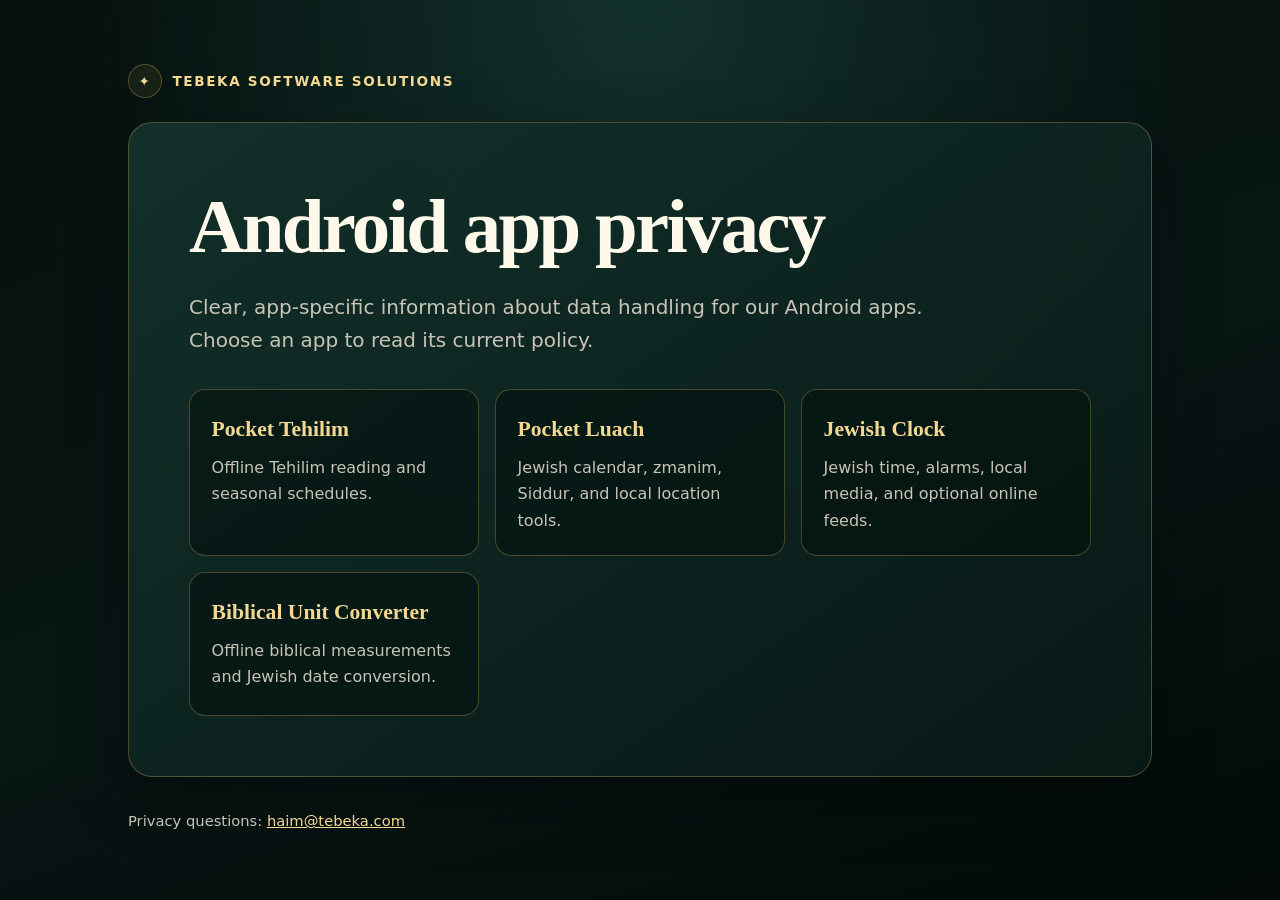
<file: index.html>
<!doctype html>
<html lang="en">
<head>
  <meta charset="utf-8">
  <meta name="viewport" content="width=device-width, initial-scale=1">
  <meta name="description" content="Privacy policies for Tebeka Software Solutions Android apps.">
  <title>Android App Privacy · Tebeka Software Solutions</title>
  <link rel="stylesheet" href="assets/style.css">
</head>
<body>
  <main class="shell">
    <a class="brand" href="./">Tebeka Software Solutions</a>
    <section class="hero">
      <h1>Android app privacy</h1>
      <p class="lede">Clear, app-specific information about data handling for our Android apps. Choose an app to read its current policy.</p>
      <div class="cards">
        <a class="card" href="pocket-tehilim/"><strong>Pocket Tehilim</strong><span>Offline Tehilim reading and seasonal schedules.</span></a>
        <a class="card" href="pocket-luach/"><strong>Pocket Luach</strong><span>Jewish calendar, zmanim, Siddur, and local location tools.</span></a>
        <a class="card" href="jewish-clock/"><strong>Jewish Clock</strong><span>Jewish time, alarms, local media, and optional online feeds.</span></a>
        <a class="card" href="biblical-unit-converter/"><strong>Biblical Unit Converter</strong><span>Offline biblical measurements and Jewish date conversion.</span></a>
      </div>
    </section>
    <footer>Privacy questions: <a href="mailto:haim@tebeka.com">haim@tebeka.com</a></footer>
  </main>
</body>
</html>
</file>
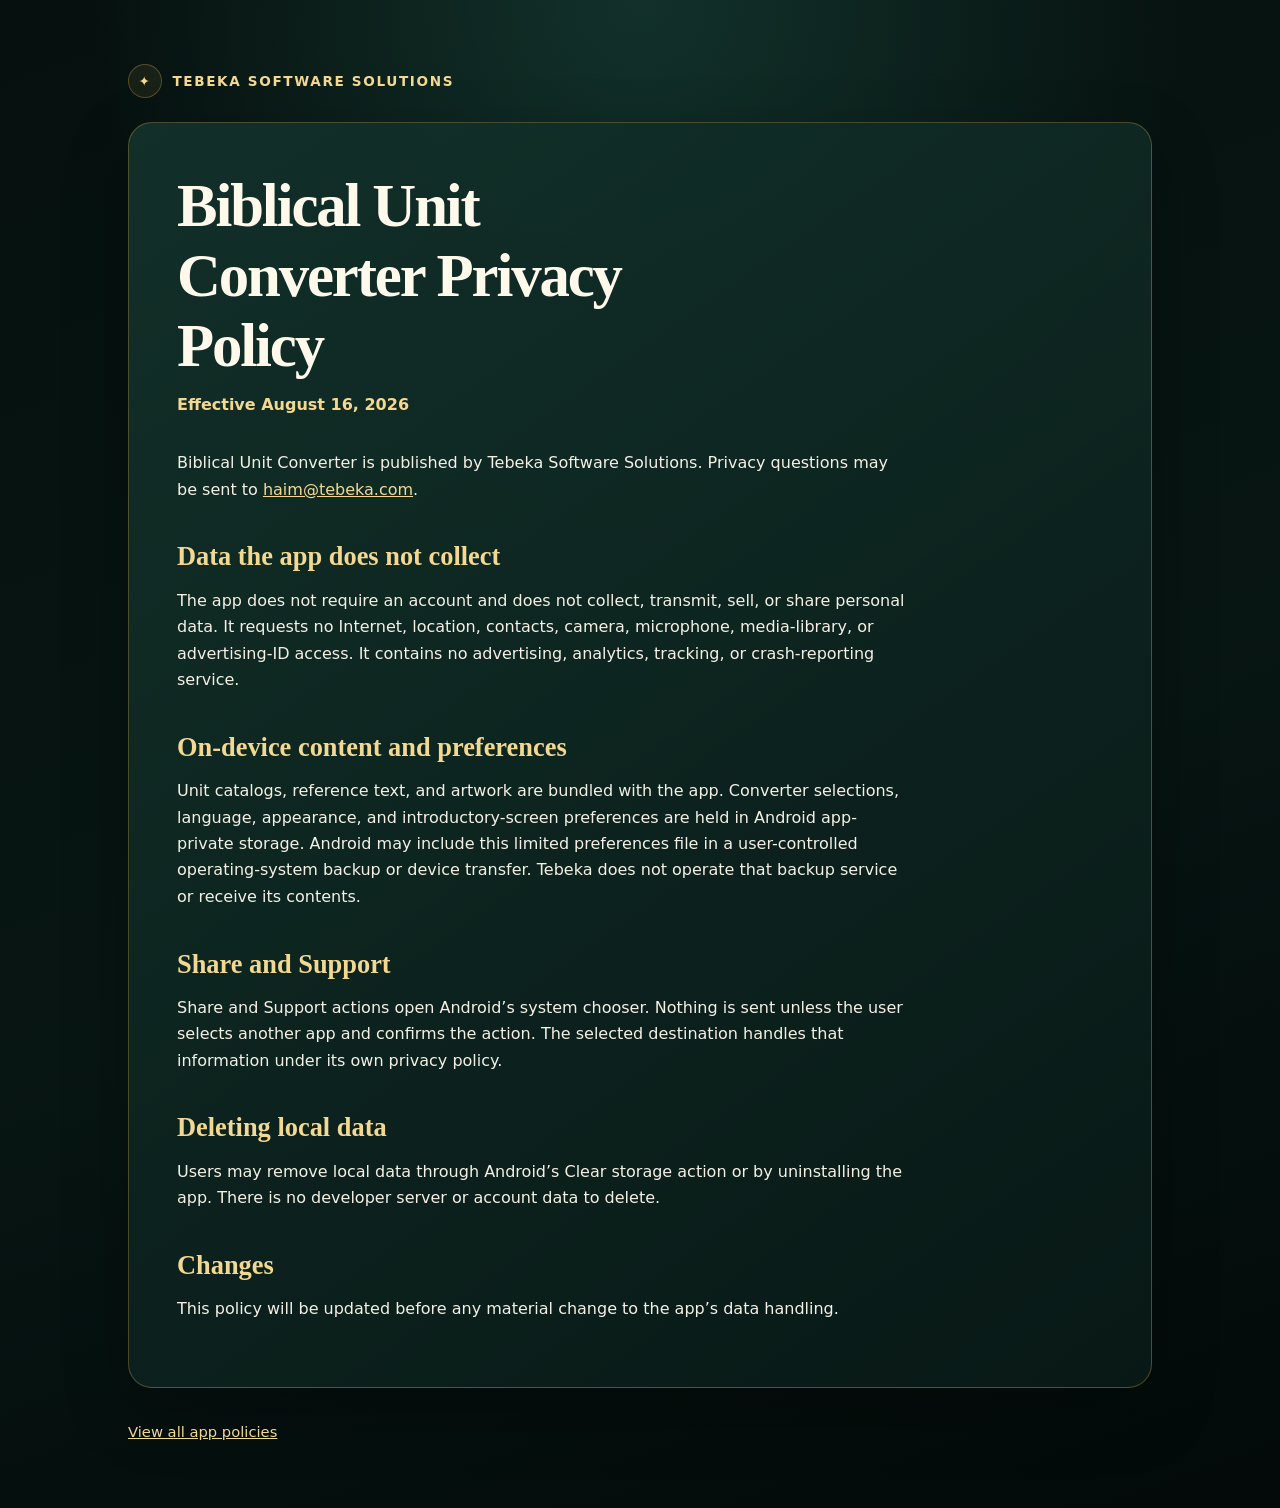
<file: biblical-unit-converter/index.html>
<!doctype html>
<html lang="en">
<head>
  <meta charset="utf-8">
  <meta name="viewport" content="width=device-width, initial-scale=1">
  <meta name="description" content="Biblical Unit Converter privacy policy.">
  <title>Biblical Unit Converter Privacy Policy</title>
  <link rel="stylesheet" href="../assets/style.css">
</head>
<body>
  <main class="shell">
    <a class="brand" href="../">Tebeka Software Solutions</a>
    <article class="policy">
      <h1>Biblical Unit Converter Privacy Policy</h1>
      <p class="effective">Effective August 16, 2026</p>
      <p>Biblical Unit Converter is published by Tebeka Software Solutions. Privacy questions may be sent to <a href="mailto:haim@tebeka.com">haim@tebeka.com</a>.</p>
      <h2>Data the app does not collect</h2>
      <p>The app does not require an account and does not collect, transmit, sell, or share personal data. It requests no Internet, location, contacts, camera, microphone, media-library, or advertising-ID access. It contains no advertising, analytics, tracking, or crash-reporting service.</p>
      <h2>On-device content and preferences</h2>
      <p>Unit catalogs, reference text, and artwork are bundled with the app. Converter selections, language, appearance, and introductory-screen preferences are held in Android app-private storage. Android may include this limited preferences file in a user-controlled operating-system backup or device transfer. Tebeka does not operate that backup service or receive its contents.</p>
      <h2>Share and Support</h2>
      <p>Share and Support actions open Android’s system chooser. Nothing is sent unless the user selects another app and confirms the action. The selected destination handles that information under its own privacy policy.</p>
      <h2>Deleting local data</h2>
      <p>Users may remove local data through Android’s Clear storage action or by uninstalling the app. There is no developer server or account data to delete.</p>
      <h2>Changes</h2>
      <p>This policy will be updated before any material change to the app’s data handling.</p>
    </article>
    <footer><a href="../">View all app policies</a></footer>
  </main>
</body>
</html>
</file>
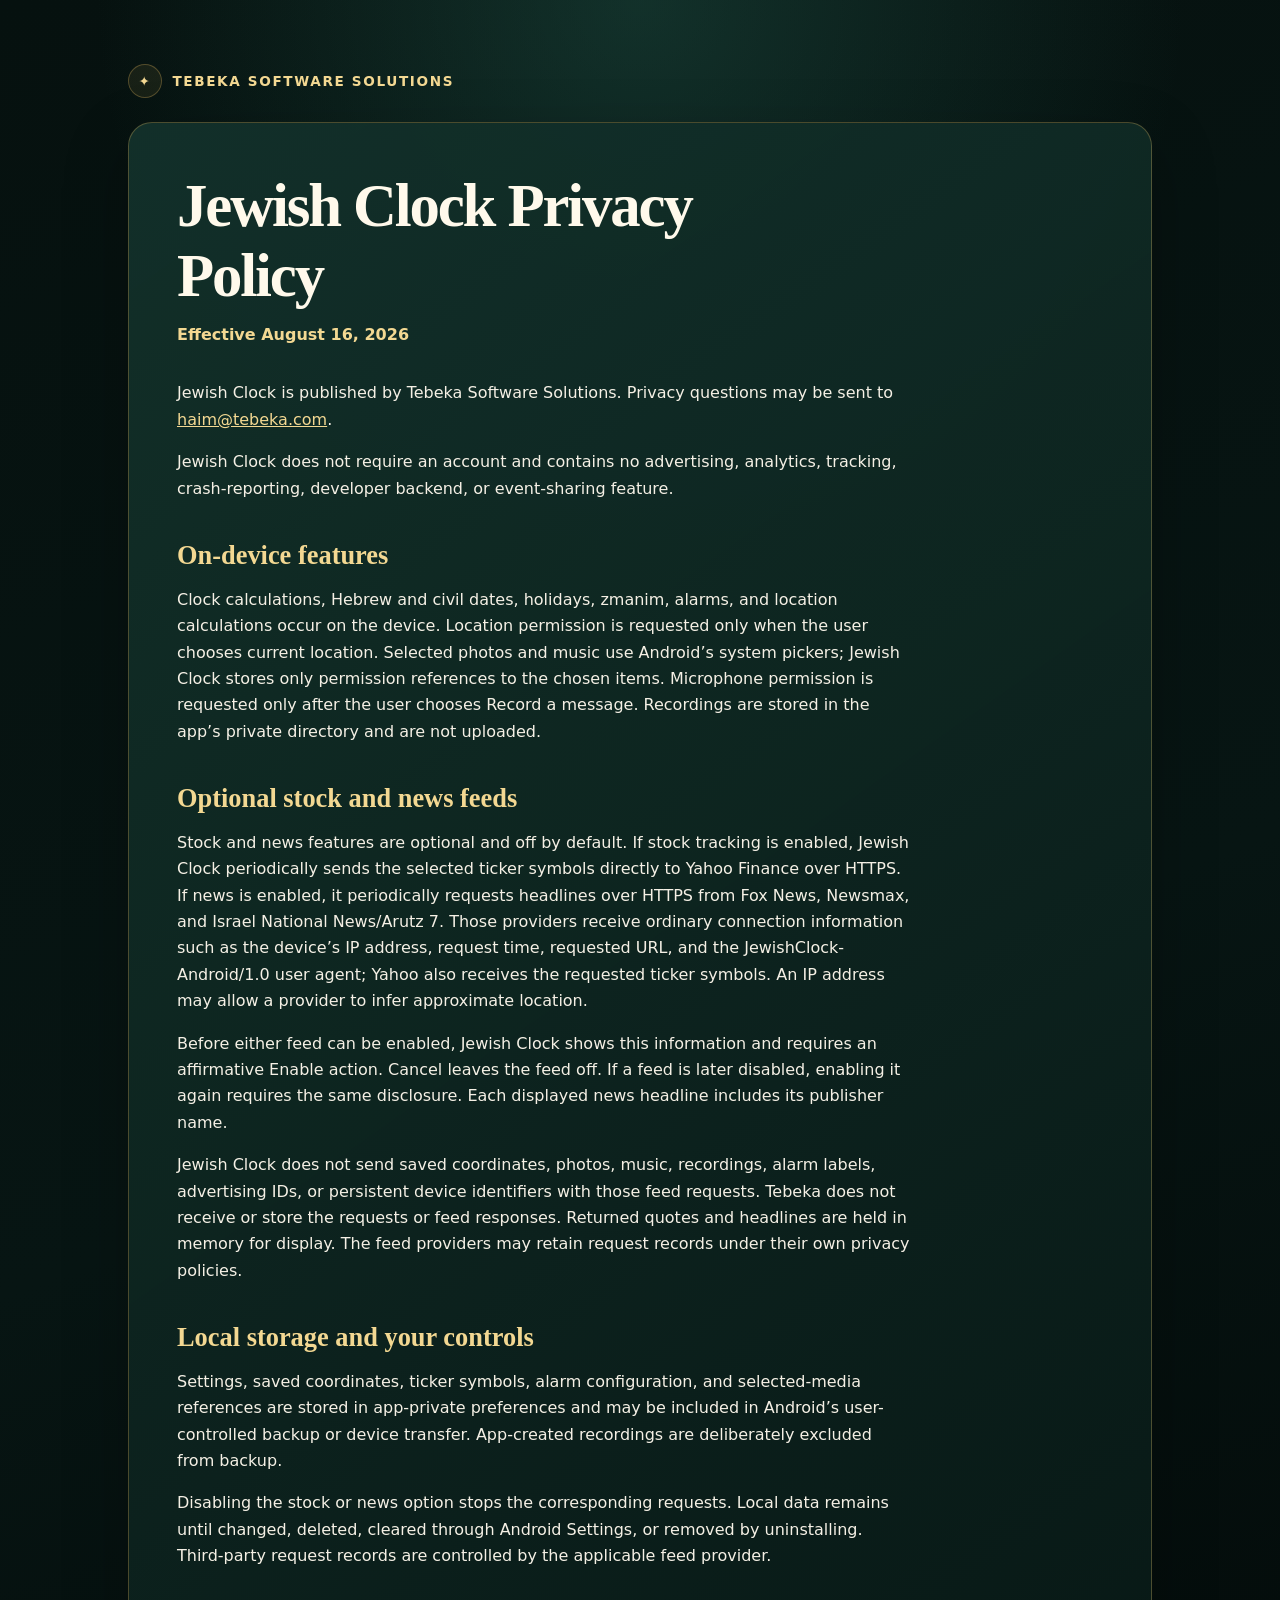
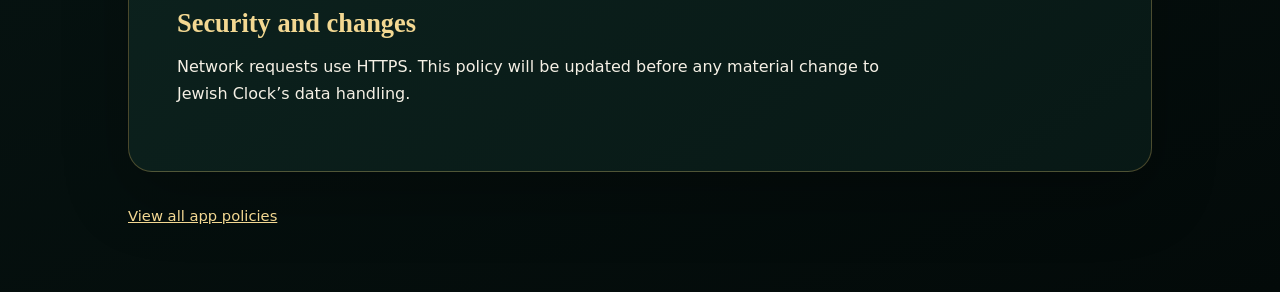
<file: jewish-clock/index.html>
<!doctype html>
<html lang="en">
<head>
  <meta charset="utf-8">
  <meta name="viewport" content="width=device-width, initial-scale=1">
  <meta name="description" content="Jewish Clock privacy policy.">
  <title>Jewish Clock Privacy Policy</title>
  <link rel="stylesheet" href="../assets/style.css">
</head>
<body>
  <main class="shell">
    <a class="brand" href="../">Tebeka Software Solutions</a>
    <article class="policy">
      <h1>Jewish Clock Privacy Policy</h1>
      <p class="effective">Effective August 16, 2026</p>
      <p>Jewish Clock is published by Tebeka Software Solutions. Privacy questions may be sent to <a href="mailto:haim@tebeka.com">haim@tebeka.com</a>.</p>
      <p>Jewish Clock does not require an account and contains no advertising, analytics, tracking, crash-reporting, developer backend, or event-sharing feature.</p>
      <h2>On-device features</h2>
      <p>Clock calculations, Hebrew and civil dates, holidays, zmanim, alarms, and location calculations occur on the device. Location permission is requested only when the user chooses current location. Selected photos and music use Android’s system pickers; Jewish Clock stores only permission references to the chosen items. Microphone permission is requested only after the user chooses Record a message. Recordings are stored in the app’s private directory and are not uploaded.</p>
      <h2>Optional stock and news feeds</h2>
      <p>Stock and news features are optional and off by default. If stock tracking is enabled, Jewish Clock periodically sends the selected ticker symbols directly to Yahoo Finance over HTTPS. If news is enabled, it periodically requests headlines over HTTPS from Fox News, Newsmax, and Israel National News/Arutz 7. Those providers receive ordinary connection information such as the device’s IP address, request time, requested URL, and the JewishClock-Android/1.0 user agent; Yahoo also receives the requested ticker symbols. An IP address may allow a provider to infer approximate location.</p>
      <p>Before either feed can be enabled, Jewish Clock shows this information and requires an affirmative Enable action. Cancel leaves the feed off. If a feed is later disabled, enabling it again requires the same disclosure. Each displayed news headline includes its publisher name.</p>
      <p>Jewish Clock does not send saved coordinates, photos, music, recordings, alarm labels, advertising IDs, or persistent device identifiers with those feed requests. Tebeka does not receive or store the requests or feed responses. Returned quotes and headlines are held in memory for display. The feed providers may retain request records under their own privacy policies.</p>
      <h2>Local storage and your controls</h2>
      <p>Settings, saved coordinates, ticker symbols, alarm configuration, and selected-media references are stored in app-private preferences and may be included in Android’s user-controlled backup or device transfer. App-created recordings are deliberately excluded from backup.</p>
      <p>Disabling the stock or news option stops the corresponding requests. Local data remains until changed, deleted, cleared through Android Settings, or removed by uninstalling. Third-party request records are controlled by the applicable feed provider.</p>
      <h2>Security and changes</h2>
      <p>Network requests use HTTPS. This policy will be updated before any material change to Jewish Clock’s data handling.</p>
    </article>
    <footer><a href="../">View all app policies</a></footer>
  </main>
</body>
</html>
</file>
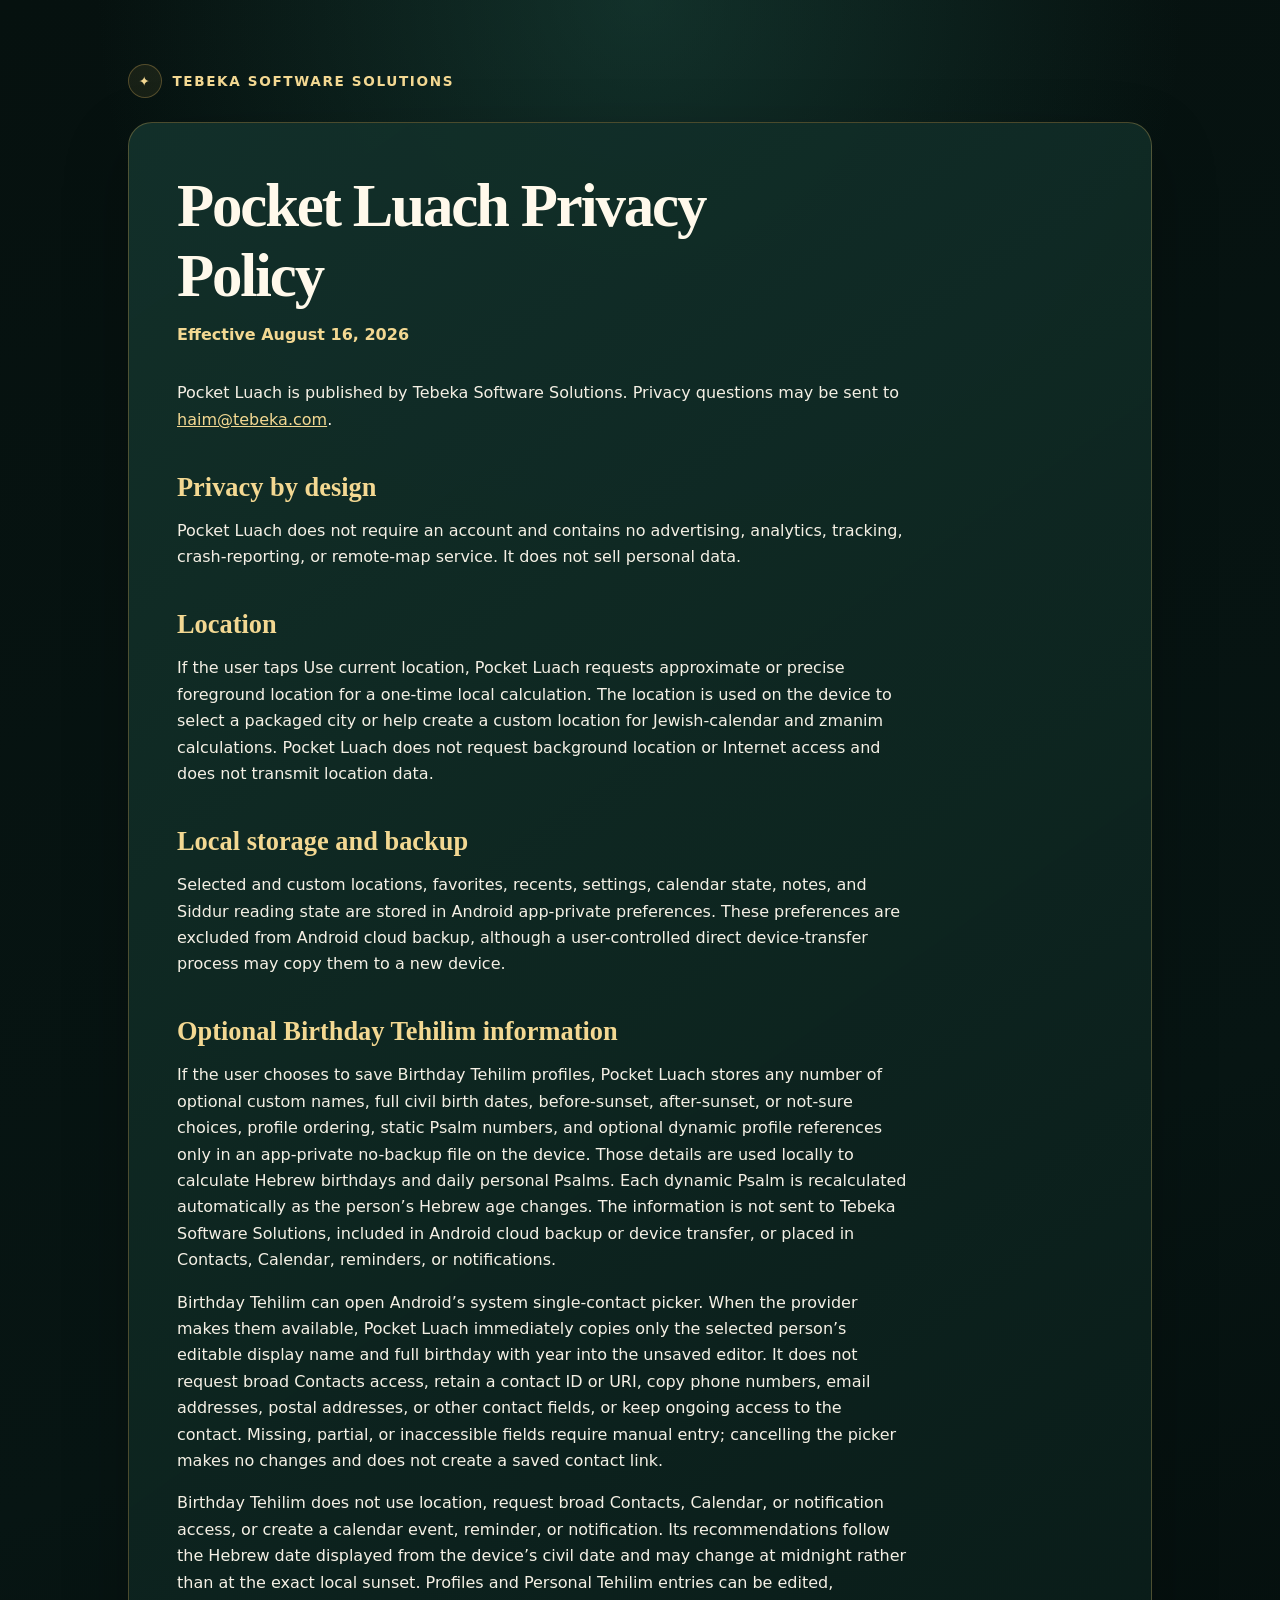
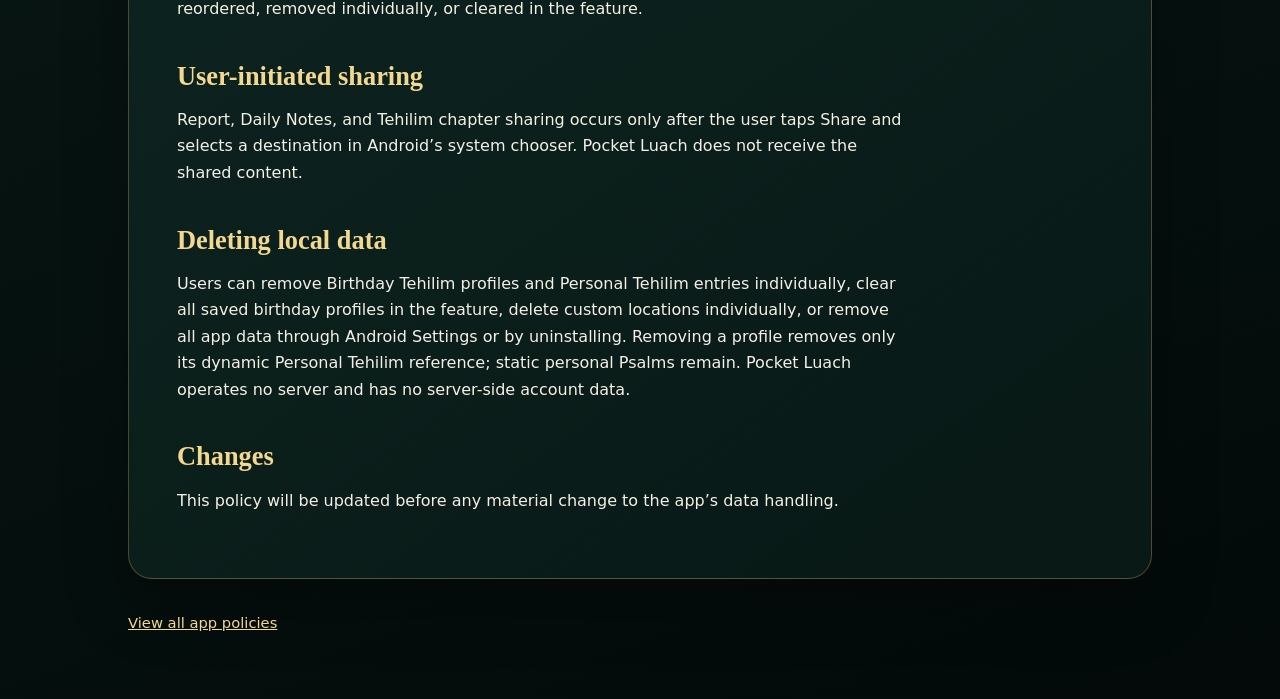
<file: pocket-luach/index.html>
<!doctype html>
<html lang="en">
<head>
  <meta charset="utf-8">
  <meta name="viewport" content="width=device-width, initial-scale=1">
  <meta name="description" content="Pocket Luach privacy policy.">
  <title>Pocket Luach Privacy Policy</title>
  <link rel="stylesheet" href="../assets/style.css">
</head>
<body>
  <main class="shell">
    <a class="brand" href="../">Tebeka Software Solutions</a>
    <article class="policy">
      <h1>Pocket Luach Privacy Policy</h1>
      <p class="effective">Effective August 16, 2026</p>
      <p>Pocket Luach is published by Tebeka Software Solutions. Privacy questions may be sent to <a href="mailto:haim@tebeka.com">haim@tebeka.com</a>.</p>
      <h2>Privacy by design</h2>
      <p>Pocket Luach does not require an account and contains no advertising, analytics, tracking, crash-reporting, or remote-map service. It does not sell personal data.</p>
      <h2>Location</h2>
      <p>If the user taps Use current location, Pocket Luach requests approximate or precise foreground location for a one-time local calculation. The location is used on the device to select a packaged city or help create a custom location for Jewish-calendar and zmanim calculations. Pocket Luach does not request background location or Internet access and does not transmit location data.</p>
      <h2>Local storage and backup</h2>
      <p>Selected and custom locations, favorites, recents, settings, calendar state, notes, and Siddur reading state are stored in Android app-private preferences. These preferences are excluded from Android cloud backup, although a user-controlled direct device-transfer process may copy them to a new device.</p>
      <h2>Optional Birthday Tehilim information</h2>
      <p>If the user chooses to save Birthday Tehilim profiles, Pocket Luach stores any number of optional custom names, full civil birth dates, before-sunset, after-sunset, or not-sure choices, profile ordering, static Psalm numbers, and optional dynamic profile references only in an app-private no-backup file on the device. Those details are used locally to calculate Hebrew birthdays and daily personal Psalms. Each dynamic Psalm is recalculated automatically as the person’s Hebrew age changes. The information is not sent to Tebeka Software Solutions, included in Android cloud backup or device transfer, or placed in Contacts, Calendar, reminders, or notifications.</p>
      <p>Birthday Tehilim can open Android’s system single-contact picker. When the provider makes them available, Pocket Luach immediately copies only the selected person’s editable display name and full birthday with year into the unsaved editor. It does not request broad Contacts access, retain a contact ID or URI, copy phone numbers, email addresses, postal addresses, or other contact fields, or keep ongoing access to the contact. Missing, partial, or inaccessible fields require manual entry; cancelling the picker makes no changes and does not create a saved contact link.</p>
      <p>Birthday Tehilim does not use location, request broad Contacts, Calendar, or notification access, or create a calendar event, reminder, or notification. Its recommendations follow the Hebrew date displayed from the device’s civil date and may change at midnight rather than at the exact local sunset. Profiles and Personal Tehilim entries can be edited, reordered, removed individually, or cleared in the feature.</p>
      <h2>User-initiated sharing</h2>
      <p>Report, Daily Notes, and Tehilim chapter sharing occurs only after the user taps Share and selects a destination in Android’s system chooser. Pocket Luach does not receive the shared content.</p>
      <h2>Deleting local data</h2>
      <p>Users can remove Birthday Tehilim profiles and Personal Tehilim entries individually, clear all saved birthday profiles in the feature, delete custom locations individually, or remove all app data through Android Settings or by uninstalling. Removing a profile removes only its dynamic Personal Tehilim reference; static personal Psalms remain. Pocket Luach operates no server and has no server-side account data.</p>
      <h2>Changes</h2>
      <p>This policy will be updated before any material change to the app’s data handling.</p>
    </article>
    <footer><a href="../">View all app policies</a></footer>
  </main>
</body>
</html>
</file>
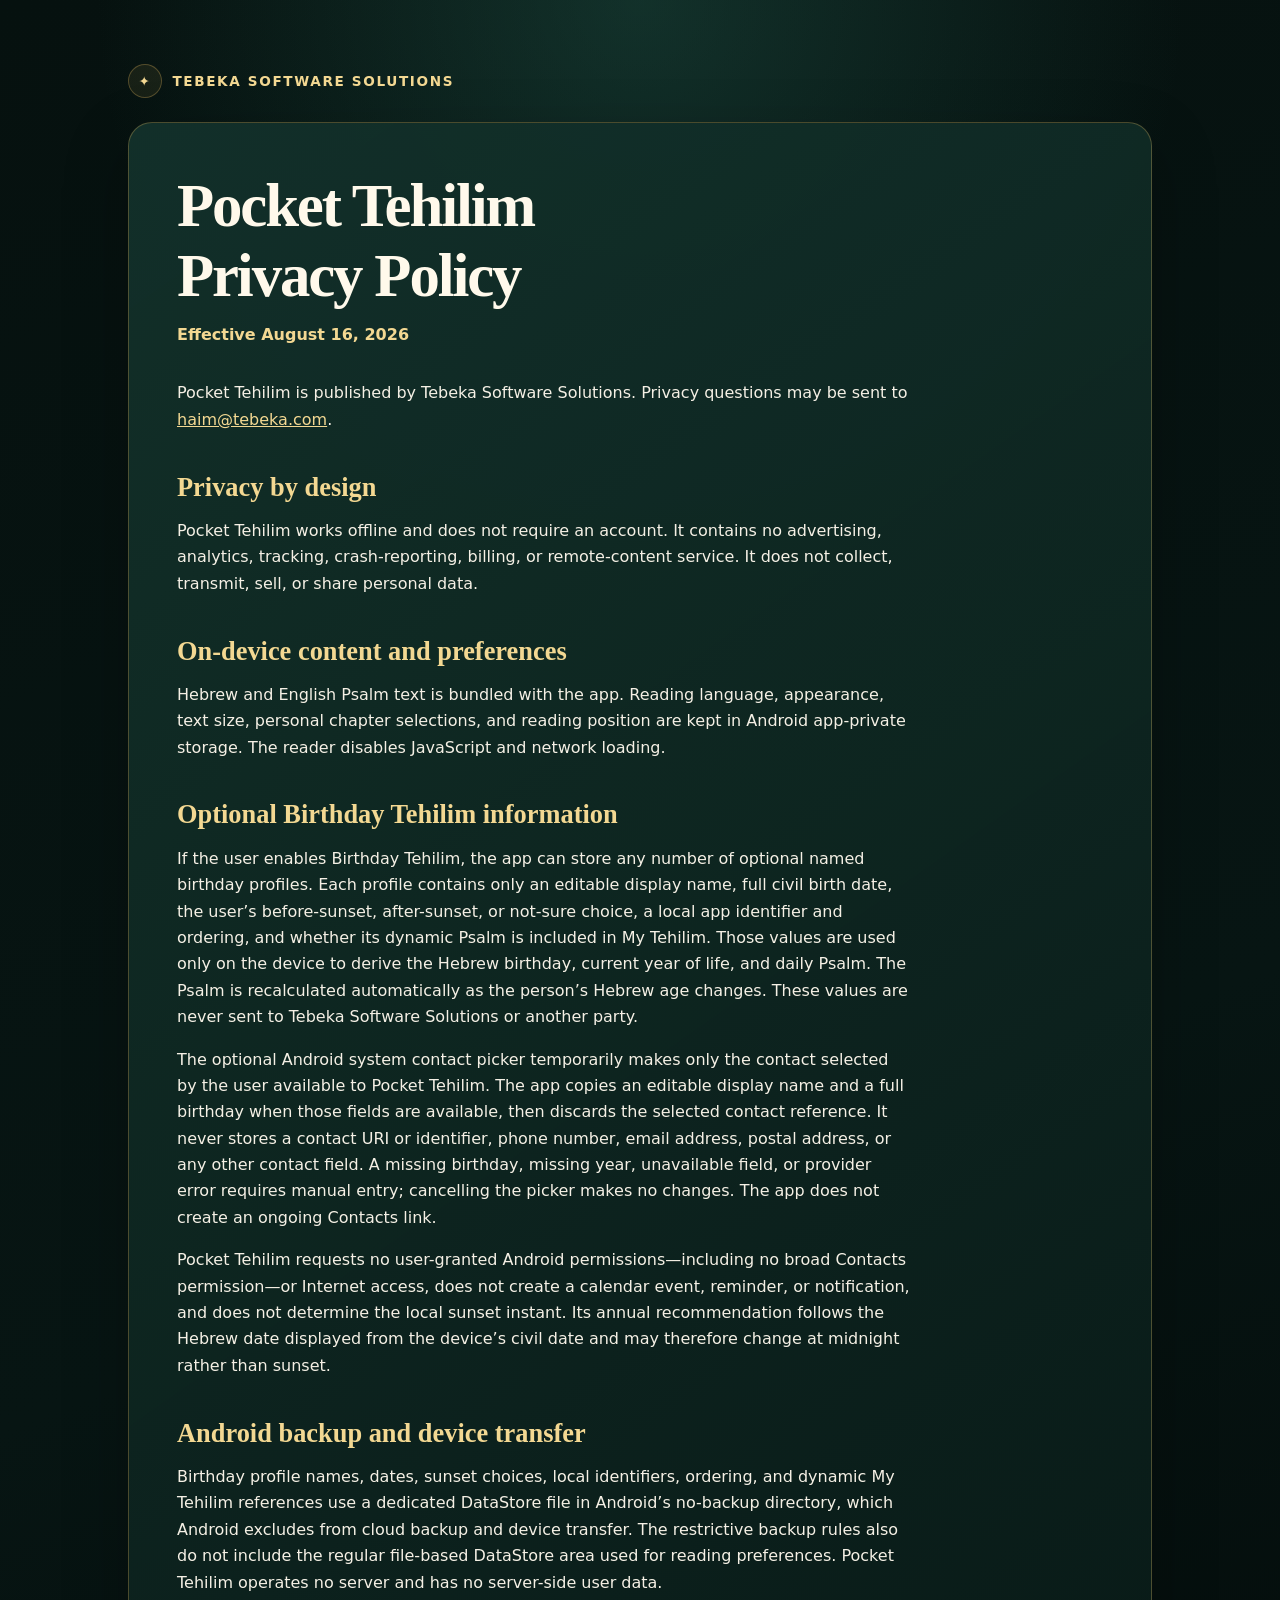
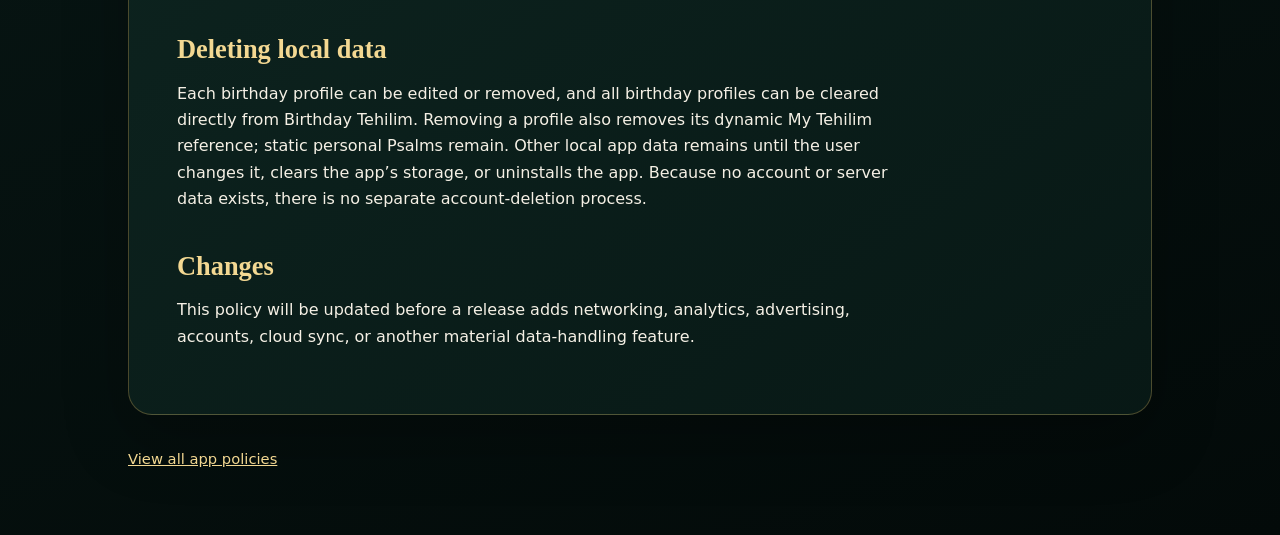
<file: pocket-tehilim/index.html>
<!doctype html>
<html lang="en">
<head>
  <meta charset="utf-8">
  <meta name="viewport" content="width=device-width, initial-scale=1">
  <meta name="description" content="Pocket Tehilim privacy policy.">
  <title>Pocket Tehilim Privacy Policy</title>
  <link rel="stylesheet" href="../assets/style.css">
</head>
<body>
  <main class="shell">
    <a class="brand" href="../">Tebeka Software Solutions</a>
    <article class="policy">
      <h1>Pocket Tehilim Privacy Policy</h1>
      <p class="effective">Effective August 16, 2026</p>
      <p>Pocket Tehilim is published by Tebeka Software Solutions. Privacy questions may be sent to <a href="mailto:haim@tebeka.com">haim@tebeka.com</a>.</p>
      <h2>Privacy by design</h2>
      <p>Pocket Tehilim works offline and does not require an account. It contains no advertising, analytics, tracking, crash-reporting, billing, or remote-content service. It does not collect, transmit, sell, or share personal data.</p>
      <h2>On-device content and preferences</h2>
      <p>Hebrew and English Psalm text is bundled with the app. Reading language, appearance, text size, personal chapter selections, and reading position are kept in Android app-private storage. The reader disables JavaScript and network loading.</p>
      <h2>Optional Birthday Tehilim information</h2>
      <p>If the user enables Birthday Tehilim, the app can store any number of optional named birthday profiles. Each profile contains only an editable display name, full civil birth date, the user’s before-sunset, after-sunset, or not-sure choice, a local app identifier and ordering, and whether its dynamic Psalm is included in My Tehilim. Those values are used only on the device to derive the Hebrew birthday, current year of life, and daily Psalm. The Psalm is recalculated automatically as the person’s Hebrew age changes. These values are never sent to Tebeka Software Solutions or another party.</p>
      <p>The optional Android system contact picker temporarily makes only the contact selected by the user available to Pocket Tehilim. The app copies an editable display name and a full birthday when those fields are available, then discards the selected contact reference. It never stores a contact URI or identifier, phone number, email address, postal address, or any other contact field. A missing birthday, missing year, unavailable field, or provider error requires manual entry; cancelling the picker makes no changes. The app does not create an ongoing Contacts link.</p>
      <p>Pocket Tehilim requests no user-granted Android permissions—including no broad Contacts permission—or Internet access, does not create a calendar event, reminder, or notification, and does not determine the local sunset instant. Its annual recommendation follows the Hebrew date displayed from the device’s civil date and may therefore change at midnight rather than sunset.</p>
      <h2>Android backup and device transfer</h2>
      <p>Birthday profile names, dates, sunset choices, local identifiers, ordering, and dynamic My Tehilim references use a dedicated DataStore file in Android’s no-backup directory, which Android excludes from cloud backup and device transfer. The restrictive backup rules also do not include the regular file-based DataStore area used for reading preferences. Pocket Tehilim operates no server and has no server-side user data.</p>
      <h2>Deleting local data</h2>
      <p>Each birthday profile can be edited or removed, and all birthday profiles can be cleared directly from Birthday Tehilim. Removing a profile also removes its dynamic My Tehilim reference; static personal Psalms remain. Other local app data remains until the user changes it, clears the app’s storage, or uninstalls the app. Because no account or server data exists, there is no separate account-deletion process.</p>
      <h2>Changes</h2>
      <p>This policy will be updated before a release adds networking, analytics, advertising, accounts, cloud sync, or another material data-handling feature.</p>
    </article>
    <footer><a href="../">View all app policies</a></footer>
  </main>
</body>
</html>
</file>
<file: assets/style.css>
:root {
  color-scheme: dark;
  --background: #071513;
  --surface: #0d2420;
  --surface-strong: #13312b;
  --text: #f5f0e5;
  --muted: #c9c3b7;
  --gold: #e2b75f;
  --gold-soft: #f3d892;
  --line: rgba(226, 183, 95, 0.3);
  font-family: Inter, ui-sans-serif, system-ui, -apple-system, BlinkMacSystemFont,
    "Segoe UI", sans-serif;
}

* { box-sizing: border-box; }

body {
  margin: 0;
  min-height: 100vh;
  color: var(--text);
  background:
    radial-gradient(circle at top, rgba(42, 110, 94, 0.34), transparent 34rem),
    linear-gradient(160deg, #06110f 0%, var(--background) 55%, #030a09 100%);
  line-height: 1.65;
}

a { color: var(--gold-soft); }
a:hover { color: #fff0bd; }
a:focus-visible {
  outline: 3px solid var(--gold-soft);
  outline-offset: 4px;
  border-radius: 4px;
}

.shell {
  width: min(100% - 2rem, 64rem);
  margin: 0 auto;
  padding: clamp(2rem, 5vw, 5rem) 0 4rem;
}

.brand {
  display: inline-flex;
  align-items: center;
  gap: 0.65rem;
  margin-bottom: 1.5rem;
  color: var(--gold-soft);
  font-size: 0.85rem;
  font-weight: 750;
  letter-spacing: 0.12em;
  text-decoration: none;
  text-transform: uppercase;
}

.brand::before {
  content: "✦";
  display: grid;
  width: 2rem;
  height: 2rem;
  place-items: center;
  border: 1px solid var(--line);
  border-radius: 50%;
  background: rgba(226, 183, 95, 0.08);
}

.hero, .policy {
  border: 1px solid var(--line);
  border-radius: 1.5rem;
  background: linear-gradient(145deg, rgba(19, 49, 43, 0.94), rgba(8, 25, 22, 0.97));
  box-shadow: 0 1.5rem 4rem rgba(0, 0, 0, 0.28);
}

.hero { padding: clamp(1.6rem, 5vw, 3.75rem); }
.policy { padding: clamp(1.4rem, 4vw, 3rem); }

h1, h2 {
  margin-top: 0;
  font-family: Georgia, "Times New Roman", serif;
  line-height: 1.15;
}

h1 {
  max-width: 18ch;
  margin-bottom: 1rem;
  color: #fff9eb;
  font-size: clamp(2.2rem, 8vw, 4.8rem);
  font-weight: 650;
  letter-spacing: -0.035em;
}

.policy h1 { font-size: clamp(2rem, 7vw, 3.8rem); }

h2 {
  margin: 2.4rem 0 0.7rem;
  color: var(--gold-soft);
  font-size: clamp(1.25rem, 4vw, 1.65rem);
}

p { max-width: 72ch; }

.lede {
  max-width: 58ch;
  color: var(--muted);
  font-size: clamp(1.05rem, 2vw, 1.25rem);
}

.effective {
  margin: -0.3rem 0 2rem;
  color: var(--gold-soft);
  font-weight: 700;
}

.cards {
  display: grid;
  grid-template-columns: repeat(auto-fit, minmax(min(100%, 17rem), 1fr));
  gap: 1rem;
  margin-top: 2rem;
}

.card {
  display: block;
  min-height: 9rem;
  padding: 1.35rem;
  border: 1px solid var(--line);
  border-radius: 1rem;
  color: var(--text);
  background: rgba(4, 18, 15, 0.62);
  text-decoration: none;
  transition: transform 160ms ease, background 160ms ease;
}

.card:hover {
  transform: translateY(-2px);
  background: rgba(20, 54, 47, 0.85);
}

.card strong {
  display: block;
  margin-bottom: 0.45rem;
  color: var(--gold-soft);
  font-family: Georgia, "Times New Roman", serif;
  font-size: 1.35rem;
}

.card span { color: var(--muted); }

footer {
  margin-top: 2rem;
  color: var(--muted);
  font-size: 0.92rem;
}

@media (prefers-reduced-motion: reduce) {
  .card { transition: none; }
}
</file>
